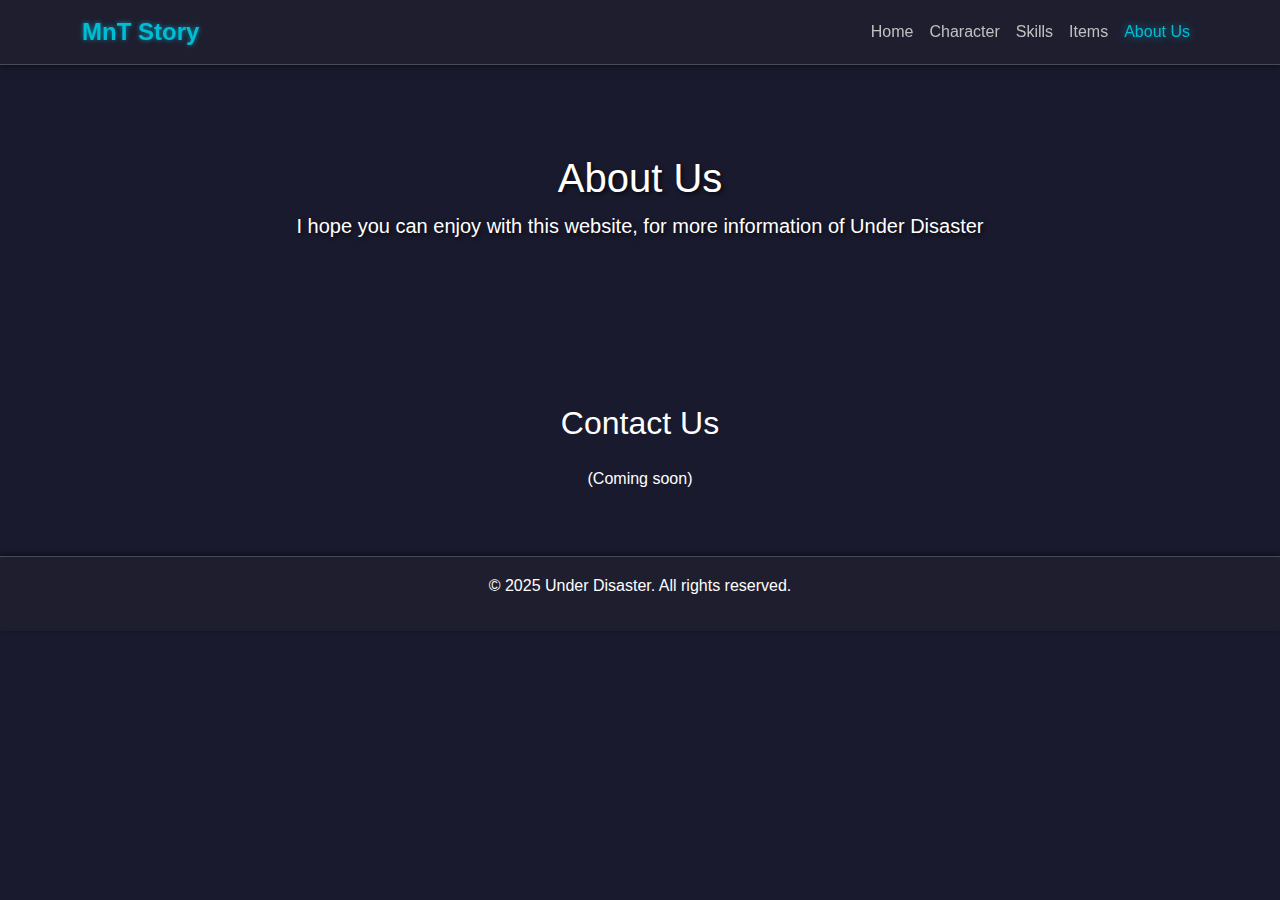
<file: underDisaster/about.html>
<!DOCTYPE html>
<html lang="id">
<head>
    <meta charset="UTF-8">
    <meta name="viewport" content="width=device-width, initial-scale=1.0">
    <title>RPG Modern - About Us</title>
    <link href="https://cdn.jsdelivr.net/npm/bootstrap@5.3.0/dist/css/bootstrap.min.css" rel="stylesheet">
    <link rel="stylesheet" href="css/style.css">
</head>
<body>
    <nav class="navbar navbar-expand-lg navbar-dark fixed-top">
        <div class="container">
            <a class="navbar-brand" href="indexUD.html">MnT Story</a>
            <button class="navbar-toggler" type="button" data-bs-toggle="collapse" data-bs-target="#navbarNav" aria-controls="navbarNav" aria-expanded="false" aria-label="Toggle navigation">
                <span class="navbar-toggler-icon"></span>
            </button>
            <div class="collapse navbar-collapse" id="navbarNav">
                <ul class="navbar-nav ms-auto">
                    <li class="nav-item">
                        <a class="nav-link" href="indexUD.html">Home</a>
                    </li>
                    <li class="nav-item">
                        <a class="nav-link" href="char.html">Character</a>
                    </li>
                    <li class="nav-item">
                        <a class="nav-link" href="skills.html">Skills</a>
                    </li>
                    <li class="nav-item">
                        <a class="nav-link" href="items.html">Items</a>
                    </li>
                    <li class="nav-item">
                        <a class="nav-link active" aria-current="page" href="about.html">About Us</a>
                    </li>
                </ul>
            </div>
        </div>
    </nav>

    <header class="page-header text-center text-white d-flex align-items-center justify-content-center">
        <div class="container">
            <h1>About Us</h1>
            <p class="lead">I hope you can enjoy with this website, for more information of Under Disaster</p>
        </div>
    </header>

    <main class="container my-5">
        <section class="mb-5">
            <h2 class="text-white text-center mb-4">Contact Us</h2>
            <div class="row">
                <div class="col-md-8 mx-auto">
                    <p class="text-white text-center">(Coming soon)</p>
                </div>
            </div>
        </section>
    </main>

    <footer class="footer text-white text-center py-3">
        <p>&copy; 2025 Under Disaster. All rights reserved.</p>
    </footer>

    <script src="https://cdn.jsdelivr.net/npm/bootstrap@5.3.0/dist/js/bootstrap.bundle.min.js"></script>
</body>
</html>
</file>
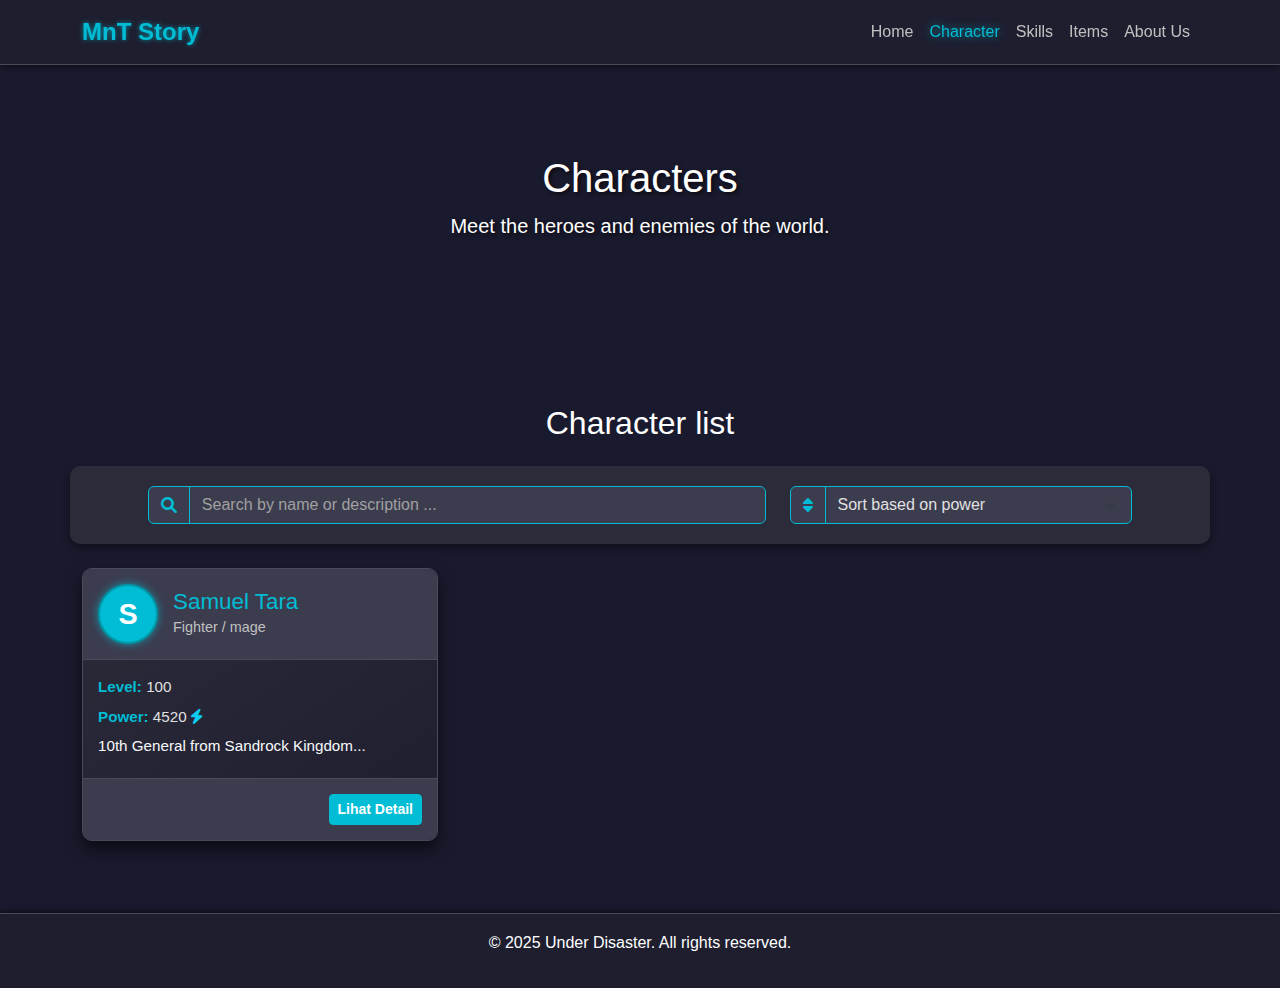
<file: underDisaster/char.html>
<!DOCTYPE html>
<html lang="id">
<head>
    <meta charset="UTF-8">
    <meta name="viewport" content="width=device-width, initial-scale=1.0">
    <title>RPG Modern - Character</title>
    <link href="https://cdn.jsdelivr.net/npm/bootstrap@5.3.0/dist/css/bootstrap.min.css" rel="stylesheet">
    <link rel="stylesheet" href="https://cdnjs.cloudflare.com/ajax/libs/font-awesome/6.0.0-beta3/css/all.min.css">
    <link rel="stylesheet" href="css/style.css">
    <link rel="stylesheet" href="css/char.css">
</head>
<body>
    <nav class="navbar navbar-expand-lg navbar-dark fixed-top">
        <div class="container">
            <a class="navbar-brand" href="indexUD.html">MnT Story</a>
            <button class="navbar-toggler" type="button" data-bs-toggle="collapse" data-bs-target="#navbarNav" aria-controls="navbarNav" aria-expanded="false" aria-label="Toggle navigation">
                <span class="navbar-toggler-icon"></span>
            </button>
            <div class="collapse navbar-collapse" id="navbarNav">
                <ul class="navbar-nav ms-auto">
                    <li class="nav-item">
                        <a class="nav-link" href="indexUD.html">Home</a>
                    </li>
                    <li class="nav-item">
                        <a class="nav-link active" aria-current="page" href="char.html">Character</a>
                    </li>
                    <li class="nav-item">
                        <a class="nav-link" href="skills.html">Skills</a>
                    </li>
                    <li class="nav-item">
                        <a class="nav-link" href="items.html">Items</a>
                    </li>
                    <li class="nav-item">
                        <a class="nav-link" href="about.html">About Us</a>
                    </li>
                </ul>
            </div>
        </div>
    </nav>

    <header class="page-header text-center text-white d-flex align-items-center justify-content-center">
        <div class="container">
            <h1>Characters</h1>
            <p class="lead">Meet the heroes and enemies of the world.</p>
        </div>
    </header>

    <main class="container my-5">
        <section class="mb-5">
            <h2 class="text-white text-center mb-4">Character list</h2>
            <div class="row mb-4 justify-content-center search-sort-container">
                <div class="col-md-7 mb-3 mb-md-0">
                    <div class="input-group">
                        <span class="input-group-text bg-dark border-secondary text-white"><i class="fas fa-search"></i></span>
                        <input type="text" class="form-control bg-dark text-white border-secondary" id="characterSearch" placeholder="Search by name or description ...">
                    </div>
                </div>
                <div class="col-md-4">
                    <div class="input-group">
                        <span class="input-group-text bg-dark border-secondary text-white"><i class="fas fa-sort"></i></span>
                        <select class="form-select bg-dark text-white border-secondary" id="characterSort">
                            <option value="default">Sort based on power</option>
                            <option value="asc">Power (lowest to highest) </option>
                            <option value = "desc"> power (highest to lowest)</option>
                        </select>
                    </div>
                </div>
            </div>

            <div class="row" id="characterList">
                </div>
        </section>
    </main>

    <footer class="footer text-white text-center py-3">
        <p>&copy; 2025 Under Disaster. All rights reserved.</p>
    </footer>

    <div class="modal fade" id="statsModal" tabindex="-1" aria-labelledby="statsModalLabel" aria-hidden="true">
        <div class="modal-dialog modal-dialog-centered modal-lg">
            <div class="modal-content bg-dark text-white">
                <div class="modal-header">
                    <h5 class="modal-title" id="statsModalLabel">Statistics Character: <span id="modalCharName"></span></h5>
                    <button type="button" class="btn-close btn-close-white" data-bs-dismiss="modal" aria-label="Close"></button>
                </div>
                <div class="modal-body">
                    <div class="character-stats-summary mb-4">
                        <p><strong>Name:</strong> <span id="modalCharDetailName"></span></p>
                        <p><strong>Race:</strong> <span id="modalCharDetailRace"></span></p>
                        <p><strong>Level:</strong> <span id="modalCharDetailLevel"></span></p>
                        <p><strong>Power:</strong> <span id="modalCharDetailPower"></span></p>
                        <p><strong>Description:</strong> <span id="modalCharDetailDescription"></span></p>
                    </div>

                    <ul class="nav nav-tabs mb-3" id="statsTabs" role="tablist">
                        <li class="nav-item" role="presentation">
                            <button class="nav-link active" id="stats-tab" data-bs-toggle="tab" data-bs-target="#stats-pane" type="button" role="tab" aria-controls="stats-pane" aria-selected="true"><i class="fas fa-chart-bar me-2"></i>Statistics</button>
                        </li>
                        <li class="nav-item" role="presentation">
                            <button class="nav-link" id="items-tab" data-bs-toggle="tab" data-bs-target="#items-pane" type="button" role="tab" aria-controls="items-pane" aria-selected="false"><i class="fas fa-hammer me-2"></i>Items</button>
                        </li>
                        <li class="nav-item" role="presentation">
                            <button class="nav-link" id="skills-tab" data-bs-toggle="tab" data-bs-target="#skills-pane" type="button" role="tab" aria-controls="skills-pane" aria-selected="false"><i class="fas fa-magic me-2"></i>Skills</button>
                        </li>
                    </ul>

                    <div class="tab-content" id="statsTabsContent">
                        <div class="tab-pane fade show active" id="stats-pane" role="tabpanel" aria-labelledby="stats-tab">
                            <div class="table-responsive">
                                <table class="table table-dark table-striped table-bordered text-white">
                                    <thead>
                                        <tr>
                                            <th>Statistics</th>
                                            <th>Base Statistics</th>
                                            <th>With-Item</th>
                                        </tr>
                                    </thead>
                                    <tbody id="modalCharStats">
                                        </tbody>
                                    <tfoot>
                                        <tr>
                                            <td colspan="3" class="text-end text-info small"><em>*Update By xx/xx/2025</em></td>
                                        </tr>
                                    </tfoot>
                                </table>
                            </div>
                        </div>
                        <div class="tab-pane fade" id="items-pane" role="tabpanel" aria-labelledby="items-tab">
                            <ul class="list-group list-group-flush" id="modalCharItems">
                                </ul>
                            <div id="itemTooltip" class="tooltip-custom"></div>
                        </div>
                        <div class="tab-pane fade" id="skills-pane" role="tabpanel" aria-labelledby="skills-tab">
                            <ul class="list-group list-group-flush" id="modalCharSkills">
                                </ul>
                            <div id="skillTooltip" class="tooltip-custom"></div>
                        </div>
                    </div>
                </div>
                <div class="modal-footer">
                    <button type="button" class="btn btn-secondary" data-bs-dismiss="modal">Tutup</button>
                </div>
            </div>
        </div>
    </div>

    <script src="https://cdn.jsdelivr.net/npm/bootstrap@5.3.0/dist/js/bootstrap.bundle.min.js"></script>
    <script src="js/data.js"></script> <script>
        const characterListDiv = document.getElementById('characterList');
        const characterSearchInput = document.getElementById('characterSearch');
        const characterSortSelect = document.getElementById('characterSort');
        const statsModal = new bootstrap.Modal(document.getElementById('statsModal'));

        // Elements for modal content
        const modalCharName = document.getElementById('modalCharName');
        const modalCharDetailName = document.getElementById('modalCharDetailName');
        const modalCharDetailRace = document.getElementById('modalCharDetailRace');
        const modalCharDetailLevel = document.getElementById('modalCharDetailLevel');
        const modalCharDetailPower = document.getElementById('modalCharDetailPower');
        const modalCharDetailDescription = document.getElementById('modalCharDetailDescription');
        const modalCharStatsTbody = document.getElementById('modalCharStats');
        const modalCharItemsUl = document.getElementById('modalCharItems');
        const modalCharSkillsUl = document.getElementById('modalCharSkills');
        const itemTooltip = document.getElementById('itemTooltip');
        const skillTooltip = document.getElementById('skillTooltip');

        let displayedCharacters = [...characters]; // Ini akan menjadi array yang difilter/diurutkan

        // Define stat icons (Font Awesome) - These remain as icons
        const statIcons = {
            hp: 'fas fa-heart',
            physicalDmg: 'fas fa-fist-raised',
            magicDmg: 'fas fa-hat-wizard',
            physicalDef: 'fas fa-shield-alt',
            magicDef: 'fas fa-shield-virus',
            agi: 'fas fa-running',
            mana: 'fas fa-droplet'
        };

        // Rarity classes for styling item names
        const rarityClasses = {
            'Common': 'rarity-common',
            'Rare': 'rarity-rare',
            'Epic': 'rarity-epic',
            'Legend': 'rarity-legend',
            'Mysthic': 'rarity-mystic',
            'Runes type 1': 'rarity-runes-type-1',
            'Runes type 2': 'rarity-runes-type-2',
            'Runes type 3': 'rarity-runes-type-3',
            'Runes type 4': 'rarity-runes-type-4'
        };

        function renderCharacters(charsToRender) {
            characterListDiv.innerHTML = '';
            if (charsToRender.length === 0) {
                characterListDiv.innerHTML = '<div class="col-12 text-center text-muted">Tidak ada karakter yang ditemukan.</div>';
                return;
            }
            charsToRender.forEach(char => {
                const cardCol = document.createElement('div');
                cardCol.className = 'col-md-6 col-lg-4 mb-4';

                const card = document.createElement('div');
                card.className = 'character-card';

                const avatarText = char.name.charAt(0).toUpperCase();

                card.innerHTML = `
                    <div class="character-card-header">
                        <div class="character-avatar-placeholder">
                            ${avatarText}
                        </div>
                        <div class="character-info">
                            <h5>${char.name}</h5>
                            <small>${char.role.join(' / ')}</small>
                        </div>
                    </div>
                    <div class="character-body">
                        <div class="character-stats-summary">
                            <p><strong>Level:</strong> ${char.level}</p>
                            <p><strong>Power:</strong> ${char.power} <i class="fas fa-bolt text-info"></i></p>
                            ${char.description ? `<p class="text-light small">${char.description.substring(0, 80)}...</p>` : ''}
                        </div>
                    </div>
                    <div class="character-footer">
                        <button class="btn btn-primary btn-sm view-stats" data-char-id="${char.id}">Lihat Detail</button>
                    </div>
                `;
                cardCol.appendChild(card);
                characterListDiv.appendChild(cardCol);
            });

            document.querySelectorAll('.view-stats').forEach(button => {
                button.addEventListener('click', (event) => {
                    const charId = event.target.dataset.charId;
                    const selectedChar = characters.find(c => c.id == charId);
                    if (selectedChar) {
                        // Populate Main Character Details in Modal
                        modalCharName.textContent = selectedChar.name;
                        modalCharDetailName.textContent = selectedChar.name;
                        modalCharDetailRace.textContent = selectedChar.race;
                        modalCharDetailLevel.textContent = selectedChar.level;
                        modalCharDetailPower.textContent = selectedChar.power;
                        modalCharDetailDescription.textContent = selectedChar.description;

                        // Populate Stats Tab
                        modalCharStatsTbody.innerHTML = '';
                        for (const statName in selectedChar.stats) {
                            if (selectedChar.stats.hasOwnProperty(statName)) {
                                const statData = selectedChar.stats[statName];
                                const iconClass = statIcons[statName] || 'fas fa-question-circle';
                                const displayName = statName.replace(/([A-Z])/g, ' $1').replace(/^./, str => str.toUpperCase());
                                modalCharStatsTbody.innerHTML += `
                                    <tr>
                                        <td><i class="${iconClass} stat-icon"></i> ${displayName}</td>
                                        <td>${statData.base}</td>
                                        <td>${statData.withItem}</td>
                                    </tr>
                                `;
                            }
                        }

                        // Populate Items Tab (NO ICONS)
                        modalCharItemsUl.innerHTML = '';
                        if (selectedChar.equippedItems && selectedChar.equippedItems.length > 0) {
                            selectedChar.equippedItems.forEach(itemId => {
                                const item = items.find(i => i.id === itemId);
                                if (item) {
                                    const rarityClass = rarityClasses[item.rarity] || '';
                                    const listItem = document.createElement('li');
                                    listItem.className = `list-group-item bg-dark text-white border-secondary item-list-group-item ${rarityClass}`;
                                    listItem.innerHTML = `${item.name} <small class="ms-2">(${item.rarity})</small>`;
                                    listItem.dataset.description = `<strong>Type:</strong> ${item.type}<br><strong>Kelangkaan:</strong> ${item.rarity}<br><strong>Efek:</strong> ${item.effect || 'Tidak ada'}<br><br>${item.description}`;
                                    modalCharItemsUl.appendChild(listItem);
                                }
                            });
                        } else {
                            modalCharItemsUl.innerHTML = '<li class="list-group-item bg-dark text-white border-secondary">Tidak ada item yang dilengkapi.</li>';
                        }

                        // Populate Skills Tab (NO ICONS)
                        modalCharSkillsUl.innerHTML = '';
                        if (selectedChar.learnedSkills && selectedChar.learnedSkills.length > 0) {
                            selectedChar.learnedSkills.forEach(skillId => {
                                const skill = skills.find(s => s.id === skillId);
                                if (skill) {
                                    const listItem = document.createElement('li');
                                    listItem.className = 'list-group-item bg-dark text-white border-secondary skill-list-group-item';
                                    listItem.innerHTML = `${skill.name}`;
                                    listItem.dataset.description = `<strong>Type:</strong> ${skill.type}<br><strong>Mana Cost:</strong> ${skill.manaCost}<br><strong>Effect:</strong> ${skill.effect}<br><strong>Cooldown:</strong> ${skill.cooldown}s<br><br>${skill.description}`;
                                    modalCharSkillsUl.appendChild(listItem);
                                }
                            });
                        } else {
                            modalCharSkillsUl.innerHTML = '<li class="list-group-item bg-dark text-white border-secondary">Tidak ada skill yang dipelajari.</li>';
                        }

                        addTooltipListeners(modalCharItemsUl, itemTooltip);
                        addTooltipListeners(modalCharSkillsUl, skillTooltip);

                        statsModal.show();
                    }
                });
            });
        }

        let currentTooltipElement = null;

        function addTooltipListeners(container, tooltipElement) {
            container.querySelectorAll('.item-list-group-item, .skill-list-group-item').forEach(element => {
                element.removeEventListener('mouseenter', handleMouseEnter);
                element.removeEventListener('mouseleave', handleMouseLeave);
                element.removeEventListener('mousemove', handleMouseMove);

                element.addEventListener('mouseenter', handleMouseEnter);
                element.addEventListener('mouseleave', handleMouseLeave);
                element.addEventListener('mousemove', handleMouseMove);
            });

            function handleMouseEnter(e) {
                currentTooltipElement = tooltipElement;
                currentTooltipElement.innerHTML = e.target.dataset.description;
                currentTooltipElement.classList.add('show');
                positionTooltip(e, currentTooltipElement);
            }

            function handleMouseLeave() {
                if (currentTooltipElement) {
                    currentTooltipElement.classList.remove('show');
                }
                currentTooltipElement = null;
            }

            function handleMouseMove(e) {
                if (currentTooltipElement && currentTooltipElement.classList.contains('show')) {
                    positionTooltip(e, currentTooltipElement);
                }
            }
        }

        function positionTooltip(e, tooltipElement) {
            const viewportWidth = window.innerWidth;
            const viewportHeight = window.innerHeight;

            const tooltipWidth = tooltipElement.offsetWidth;
            const tooltipHeight = tooltipElement.offsetHeight;

            let mouseX = e.clientX;
            let mouseY = e.clientY;

            let x = mouseX + 15;
            let y = mouseY + 15;

            if (x + tooltipWidth > viewportWidth - 20) {
                x = mouseX - tooltipWidth - 15;
            }

            if (y + tooltipHeight > viewportHeight - 20) {
                y = mouseY - tooltipHeight - 15;
            }

            if (x < 10) x = 10;
            if (y < 10) y = 10;

            tooltipElement.style.left = `${x}px`;
            tooltipElement.style.top = `${y}px`;
        }

        // --- Perbaikan pada fungsi filterCharacters dan sortCharacters ---

        function applyFiltersAndSort() {
            let filtered = characters.filter(char => {
                const searchTerm = characterSearchInput.value.toLowerCase();
                return char.name.toLowerCase().includes(searchTerm) ||
                       (char.description && char.description.toLowerCase().includes(searchTerm));
            });

            const sortOrder = characterSortSelect.value;
            if (sortOrder === 'asc') {
                filtered.sort((a, b) => a.power - b.power);
            } else if (sortOrder === 'desc') {
                filtered.sort((a, b) => b.power - a.power);
            }
            // Jika sortOrder adalah 'default', tidak perlu melakukan sort, biarkan urutan asli setelah filter

            displayedCharacters = filtered; // Update displayedCharacters
            renderCharacters(displayedCharacters);
        }

        characterSearchInput.addEventListener('keyup', applyFiltersAndSort);
        characterSortSelect.addEventListener('change', applyFiltersAndSort);

        document.addEventListener('DOMContentLoaded', () => {
            applyFiltersAndSort(); // Panggil saat halaman pertama kali dimuat
        });
    </script>
</body>
</html>
</file>
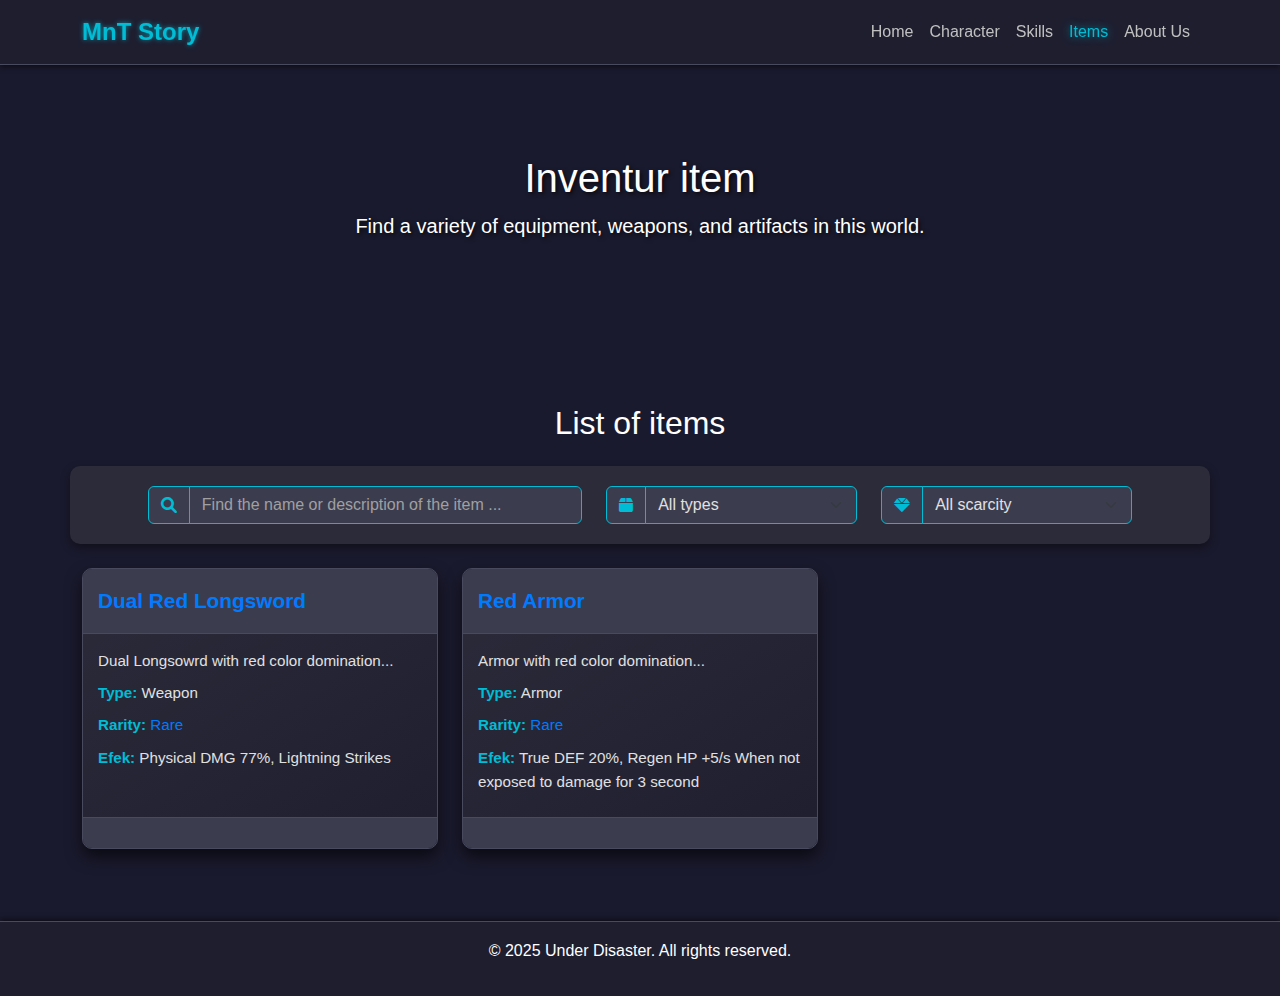
<file: underDisaster/items.html>
<!DOCTYPE html>
<html lang="id">
<head>
    <meta charset="UTF-8">
    <meta name="viewport" content="width=device-width, initial-scale=1.0">
    <title>RPG Modern - Items</title>
    <link href="https://cdn.jsdelivr.net/npm/bootstrap@5.3.0/dist/css/bootstrap.min.css" rel="stylesheet">
    <link rel="stylesheet" href="https://cdnjs.cloudflare.com/ajax/libs/font-awesome/6.0.0-beta3/css/all.min.css">
    <link rel="stylesheet" href="css/style.css">
    <link rel="stylesheet" href="css/items.css">
</head>
<body>
    <nav class="navbar navbar-expand-lg navbar-dark fixed-top">
        <div class="container">
            <a class="navbar-brand" href="indexUD.html">MnT Story</a>
            <button class="navbar-toggler" type="button" data-bs-toggle="collapse" data-bs-target="#navbarNav" aria-controls="navbarNav" aria-expanded="false" aria-label="Toggle navigation">
                <span class="navbar-toggler-icon"></span>
            </button>
            <div class="collapse navbar-collapse" id="navbarNav">
                <ul class="navbar-nav ms-auto">
                    <li class="nav-item">
                        <a class="nav-link" href="indexUD.html">Home</a>
                    </li>
                    <li class="nav-item">
                        <a class="nav-link" href="char.html">Character</a>
                    </li>
                    <li class="nav-item">
                        <a class="nav-link" href="skills.html">Skills</a>
                    </li>
                    <li class="nav-item">
                        <a class="nav-link active" aria-current="page" href="items.html">Items</a>
                    </li>
                    <li class="nav-item">
                        <a class="nav-link" href="about.html">About Us</a>
                    </li>
                </ul>
            </div>
        </div>
    </nav>

    <header class="page-header text-center text-white d-flex align-items-center justify-content-center">
        <div class="container">
            <h1>Inventur item</h1>
            <p class="lead">Find a variety of equipment, weapons, and artifacts in this world.</p>
        </div>
    </header>

    <main class="container my-5">
        <section class="mb-5">
            <h2 class="text-white text-center mb-4">List of items</h2>
            <div class="row mb-4 justify-content-center search-filter-container">
                <div class="col-md-5 mb-3 mb-md-0">
                    <div class="input-group">
                        <span class="input-group-text bg-dark border-secondary text-white"><i class="fas fa-search"></i></span>
                        <input type="text" class="form-control bg-dark text-white border-secondary" id="itemSearch" placeholder="Find the name or description of the item ...">
                    </div>
                </div>
                <div class="col-md-3 mb-3 mb-md-0">
                    <div class="input-group">
                        <span class="input-group-text bg-dark border-secondary text-white"><i class="fas fa-box"></i></span>
                        <select class="form-select bg-dark text-white border-secondary" id="itemTypeFilter">
                            <option value="all">All types</option>
                            <option value="Weapon">Weapon</option>
                            <option value="Shield">Shield</option>
                            <option value="Armor">Armor</option>
                            <option value="Accessory">Accessory</option>
                            <option value="Consumable">Consumable</option>
                            </select>
                    </div>
                </div>
                <div class="col-md-3">
                    <div class="input-group">
                        <span class="input-group-text bg-dark border-secondary text-white"><i class="fas fa-gem"></i></span>
                        <select class="form-select bg-dark border-secondary" id="itemRarityFilter">
                            <option value="all" class="text-white">All scarcity</option>
                            <option value="Common" class="option-common">Common</option>
                            <option value="Rare" class="option-rare">Rare</option>
                            <option value="Epic" class="option-epic">Epic</option>
                            <option value="Legend" class="option-legend">Legend</option>
                            <option value="Mysthic" class="option-mystic">Mysthic</option>
                            <option value="Runes type 1" class="option-runes-type-1">Runes type 1</option>
                            <option value="Runes type 2" class="option-runes-type-2">Runes type 2</option>
                            <option value="Runes type 3" class="option-runes-type-3">Runes type 3</option>
                            <option value="Runes type 4" class="option-runes-type-4">Runes type 4</option>
                        </select>
                    </div>
                </div>
            </div>

            <div class="row" id="itemList">
                </div>
            <div id="itemTooltip" class="tooltip-custom"></div>
        </section>
    </main>

    <footer class="footer text-white text-center py-3">
        <p>&copy; 2025 Under Disaster. All rights reserved.</p>
    </footer>

    <script src="https://cdn.jsdelivr.net/npm/bootstrap@5.3.0/dist/js/bootstrap.bundle.min.js"></script>
    <script src="js/data.js"></script>
    <script>
        const itemListDiv = document.getElementById('itemList');
        const itemSearchInput = document.getElementById('itemSearch');
        const itemTypeFilterSelect = document.getElementById('itemTypeFilter');
        const itemRarityFilterSelect = document.getElementById('itemRarityFilter');
        const itemTooltip = document.getElementById('itemTooltip');

        // Definisi kelas CSS untuk warna kelangkaan (harus sesuai dengan CSS Anda)
        const rarityClasses = {
            'Common': 'rarity-common',
            'Rare': 'rarity-rare',
            'Epic': 'rarity-epic',
            'Legend': 'rarity-legend',
            'Mysthic': 'rarity-mystic',
            'Runes type 1': 'rarity-runes-type-1',
            'Runes type 2': 'rarity-runes-type-2',
            'Runes type 3': 'rarity-runes-type-3',
            'Runes type 4': 'rarity-runes-type-4'
        };

        function renderItems(itemsToRender) {
            itemListDiv.innerHTML = ''; // Kosongkan daftar item sebelumnya
            if (itemsToRender.length === 0) {
                itemListDiv.innerHTML = '<div class="col-12 text-center text-muted">Tidak ada item yang ditemukan.</div>';
                return;
            }

            itemsToRender.forEach(item => {
                const cardCol = document.createElement('div');
                cardCol.className = 'col-md-6 col-lg-4 mb-4';

                const card = document.createElement('div');
                card.className = 'item-card';

                const rarityClass = rarityClasses[item.rarity] || ''; // Dapatkan kelas warna kelangkaan
                const effectDisplay = item.effect ? `<p><strong>Efek:</strong> ${item.effect}</p>` : '';

                card.innerHTML = `
                    <div class="item-card-header">
                        <span class="item-name ${rarityClass}">${item.name}</span>
                    </div>
                    <div class="item-card-body">
                        <p>${item.description.substring(0, 100)}...</p>
                        <p><strong>Type:</strong> ${item.type}</p>
                        <p><strong>Rarity:</strong> <span class="${rarityClass}">${item.rarity}</span></p>
                        ${effectDisplay}
                    </div>
                    <div class="item-card-footer">
                        <a href="#" class="text-info view-item-detail" data-item-id="${item.id}"></a>
                    </div>
                `;
                cardCol.appendChild(card);
                itemListDiv.appendChild(cardCol);
            });

            // Tambahkan event listener untuk "Lihat Lebih Lanjut" dan tooltips
            document.querySelectorAll('.view-item-detail').forEach(link => {
                link.addEventListener('click', (event) => {
                    event.preventDefault(); // Mencegah link dari navigasi
                    const itemId = event.target.dataset.itemId;
                    const selectedItem = items.find(i => i.id == itemId);
                    if (selectedItem) {
                        const fullDescription = `
                            <strong>Name:</strong> ${selectedItem.name}<br>
                            <strong>Type:</strong> ${selectedItem.type}<br>
                            <strong>Rarity:</strong> <span class="${rarityClasses[selectedItem.rarity] || ''}">${selectedItem.rarity}</span><br>
                            ${selectedItem.effect ? `<strong>Efek:</strong> ${selectedItem.effect}<br>` : ''}
                            <br>
                            ${selectedItem.description}
                        `;
                        showTooltip(event, fullDescription);
                    }
                });
            });

            // Event listener untuk tooltip saat hover pada kartu item
            document.querySelectorAll('.item-card').forEach(card => {
                const itemId = card.querySelector('.view-item-detail').dataset.itemId;
                const selectedItem = items.find(i => i.id == itemId);
                if (selectedItem) {
                    const fullDescription = `
                        <strong>Name:</strong> ${selectedItem.name}<br>
                        <strong>Type:</strong> ${selectedItem.type}<br>
                        <strong>Rarity:</strong> <span class="${rarityClasses[selectedItem.rarity] || ''}">${selectedItem.rarity}</span><br>
                        ${selectedItem.effect ? `<strong>Efek:</strong> ${selectedItem.effect}<br>` : ''}
                        <br>
                        ${selectedItem.description}
                    `;
                    card.addEventListener('mouseenter', (e) => showTooltip(e, fullDescription));
                    card.addEventListener('mouseleave', hideTooltip);
                    card.addEventListener('mousemove', positionTooltip);
                }
            });
        }

        let currentTooltipElement = itemTooltip;

        function showTooltip(e, description) {
            currentTooltipElement.innerHTML = description;
            currentTooltipElement.classList.add('show');
            positionTooltip(e);
        }

        function hideTooltip() {
            currentTooltipElement.classList.remove('show');
        }

        function positionTooltip(e) {
            const viewportWidth = window.innerWidth;
            const viewportHeight = window.innerHeight;

            const tooltipWidth = currentTooltipElement.offsetWidth;
            const tooltipHeight = currentTooltipElement.offsetHeight;

            let mouseX = e.clientX;
            let mouseY = e.clientY;

            let x = mouseX + 15;
            let y = mouseY + 15;

            if (x + tooltipWidth > viewportWidth - 20) {
                x = mouseX - tooltipWidth - 15;
            }

            if (y + tooltipHeight > viewportHeight - 20) {
                y = mouseY - tooltipHeight - 15;
            }

            if (x < 10) x = 10;
            if (y < 10) y = 10;

            currentTooltipElement.style.left = `${x}px`;
            currentTooltipElement.style.top = `${y}px`;
        }

        // Fungsi untuk menerapkan filter dan pencarian
        function applyFiltersAndSearch() {
            const searchTerm = itemSearchInput.value.toLowerCase();
            const selectedType = itemTypeFilterSelect.value;
            const selectedRarity = itemRarityFilterSelect.value;

            let filteredItems = items.filter(item => {
                const matchesSearch = item.name.toLowerCase().includes(searchTerm) ||
                                      (item.description && item.description.toLowerCase().includes(searchTerm));
                const matchesType = selectedType === 'all' || item.type === selectedType;
                const matchesRarity = selectedRarity === 'all' || item.rarity === selectedRarity;

                return matchesSearch && matchesType && matchesRarity;
            });

            renderItems(filteredItems);
        }

        // Event Listeners
        itemSearchInput.addEventListener('keyup', applyFiltersAndSearch);
        itemTypeFilterSelect.addEventListener('change', applyFiltersAndSearch);
        itemRarityFilterSelect.addEventListener('change', applyFiltersAndSearch);

        // Render items saat halaman dimuat pertama kali
        document.addEventListener('DOMContentLoaded', () => {
            applyFiltersAndSearch();
        });
    </script>
</body>
</html>
</file>
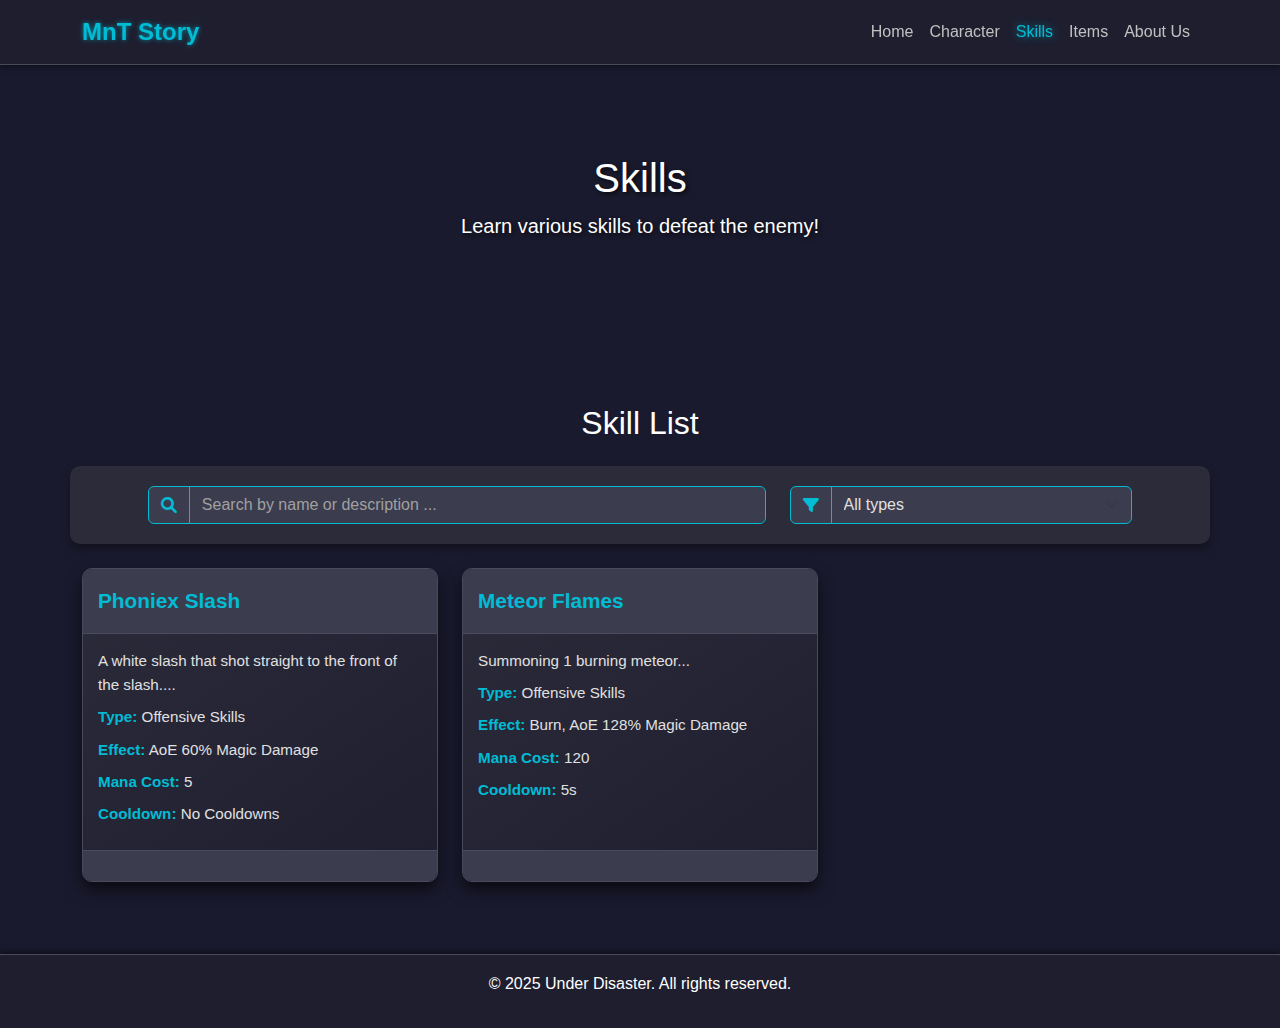
<file: underDisaster/skills.html>
<!DOCTYPE html>
<html lang="id">
<head>
    <meta charset="UTF-8">
    <meta name="viewport" content="width=device-width, initial-scale=1.0">
    <title>RPG Modern - Skills</title>
    <link href="https://cdn.jsdelivr.net/npm/bootstrap@5.3.0/dist/css/bootstrap.min.css" rel="stylesheet">
    <link rel="stylesheet" href="https://cdnjs.cloudflare.com/ajax/libs/font-awesome/6.0.0-beta3/css/all.min.css">
    <link rel="stylesheet" href="css/style.css">
    <link rel="stylesheet" href="css/skills.css">
</head>
<body>
    <nav class="navbar navbar-expand-lg navbar-dark fixed-top">
        <div class="container">
            <a class="navbar-brand" href="indexUD.html">MnT Story</a>
            <button class="navbar-toggler" type="button" data-bs-toggle="collapse" data-bs-target="#navbarNav" aria-controls="navbarNav" aria-expanded="false" aria-label="Toggle navigation">
                <span class="navbar-toggler-icon"></span>
            </button>
            <div class="collapse navbar-collapse" id="navbarNav">
                <ul class="navbar-nav ms-auto">
                    <li class="nav-item">
                        <a class="nav-link" href="indexUD.html">Home</a>
                    </li>
                    <li class="nav-item">
                        <a class="nav-link" href="char.html">Character</a>
                    </li>
                    <li class="nav-item">
                        <a class="nav-link active" aria-current="page" href="skills.html">Skills</a>
                    </li>
                    <li class="nav-item">
                        <a class="nav-link" href="items.html">Items</a>
                    </li>
                    <li class="nav-item">
                        <a class="nav-link" href="about.html">About Us</a>
                    </li>
                </ul>
            </div>
        </div>
    </nav>

    <header class="page-header text-center text-white d-flex align-items-center justify-content-center">
        <div class="container">
            <h1>Skills</h1>
            <p class="lead">Learn various skills to defeat the enemy!</p>
        </div>
    </header>

    <main class="container my-5">
        <section class="mb-5">
            <h2 class="text-white text-center mb-4">Skill List</h2>
            <div class="row mb-4 justify-content-center search-filter-container">
                <div class="col-md-7 mb-3 mb-md-0">
                    <div class="input-group">
                        <span class="input-group-text bg-dark border-secondary text-white"><i class="fas fa-search"></i></span>
                        <input type="text" class="form-control bg-dark text-white border-secondary" id="skillSearch" placeholder="Search by name or description ...">
                    </div>
                </div>
                <div class="col-md-4">
                    <div class="input-group">
                        <span class="input-group-text bg-dark border-secondary text-white"><i class="fas fa-filter"></i></span>
                        <select class="form-select bg-dark text-white border-secondary" id="skillTypeFilter">
                            <option value="all">All types</option>
                            <option value="Offensive Skills">Offensive Skills (attacks)</option>
                            <option value="Defensive Skills">Defensive Skills (Defense)</option>
                            <option value="Support / Buff Skills">Support / Buff Skills</option>
                            <option value="Healing / Recovery Skills">Healing / Recovery Skills</option>
                            <option value="Debuff / Status Effect Skills">Debuff / Status Effect Skills</option>
                            <option value="Utility / Tactical Skills">Utility / Tactical Skills</option>
                            <option value="Passive Skills">Passive Skills</option>
                            <option value="Transformation / Awakening Skills">Transformation / Awakening Skills</option>
                            </select>
                    </div>
                </div>
            </div>

            <div class="row" id="skillList">
                </div>
            <div id="skillTooltip" class="tooltip-custom"></div>
        </section>
    </main>

    <footer class="footer text-white text-center py-3">
        <p>&copy; 2025 Under Disaster. All rights reserved.</p>
    </footer>

    <script src="https://cdn.jsdelivr.net/npm/bootstrap@5.3.0/dist/js/bootstrap.bundle.min.js"></script>
    <script src="js/data.js"></script>
    <script>
        const skillListDiv = document.getElementById('skillList');
        const skillSearchInput = document.getElementById('skillSearch');
        const skillTypeFilterSelect = document.getElementById('skillTypeFilter');
        const skillTooltip = document.getElementById('skillTooltip');

        // Hapus atau kosongkan skillTypeIcons jika tidak ingin ikon
        // const skillTypeIcons = {}; // Biarkan kosong atau hapus variabel ini

        function renderSkills(skillsToRender) {
            skillListDiv.innerHTML = '';
            if (skillsToRender.length === 0) {
                skillListDiv.innerHTML = '<div class="col-12 text-center text-muted">Tidak ada skill yang ditemukan.</div>';
                return;
            }

            skillsToRender.forEach(skill => {
                const cardCol = document.createElement('div');
                cardCol.className = 'col-md-6 col-lg-4 mb-4';

                const card = document.createElement('div');
                card.className = 'skill-card';

                // Hapus penggunaan iconClass dan .icon-placeholder dari HTML
                const EffectSkillDisplay = skill.effect !== undefined ? `<p><strong>Effect:</strong> ${skill.effect}</p>` : '';
                const manaCostDisplay = skill.manaCost !== undefined ? `<p><strong>Mana Cost:</strong> ${skill.manaCost}</p>` : '';
                const cooldownDisplay = skill.cooldown !== undefined ? `<p><strong>Cooldown:</strong> ${skill.cooldown}s</p>` : '';

                card.innerHTML = `
                    <div class="skill-card-header">
                        ${skill.name}
                    </div>
                    <div class="skill-card-body">
                        <p>${skill.description.substring(0, 100)}...</p>
                        <p><strong>Type:</strong> ${skill.type}</p>
                        ${EffectSkillDisplay}
                        ${manaCostDisplay}
                        ${cooldownDisplay}
                    </div>
                    <div class="skill-card-footer">
                        <a href="#" class="text-info view-skill-detail" data-skill-id="${skill.id}"></a>
                    </div>
                `;
                cardCol.appendChild(card);
                skillListDiv.appendChild(cardCol);
            });

            // Tambahkan event listener untuk "Lihat Lebih Lanjut" dan tooltips
            document.querySelectorAll('.view-skill-detail').forEach(link => {
                link.addEventListener('click', (event) => {
                    event.preventDefault();
                    const skillId = event.target.dataset.skillId;
                    const selectedSkill = skills.find(s => s.id == skillId);
                    if (selectedSkill) {
                        const fullDescription = `
                            <strong>Name:</strong> ${selectedSkill.name}<br>
                            <strong>Type:</strong> ${selectedSkill.type}<br>
                            ${selectedSkill.effect !== undefined ? `<strong>Effect:</strong> ${selectedSkill.effect}<br>` : ''}
                            ${selectedSkill.manaCost !== undefined ? `<strong>Mana Cost:</strong> ${selectedSkill.manaCost}<br>` : ''}
                            ${selectedSkill.cooldown !== undefined ? `<strong>Cooldown:</strong> ${selectedSkill.cooldown}s<br>` : ''}
                            <br>
                            ${selectedSkill.description}
                        `;
                        showTooltip(event, fullDescription);
                    }
                });
            });

            // Event listener untuk tooltip saat hover pada kartu skill
            document.querySelectorAll('.skill-card').forEach(card => {
                const skillName = card.querySelector('.skill-card-header').textContent.trim();
                const selectedSkill = skills.find(s => s.name === skillName); // Cari skill berdasarkan Name di header
                if (selectedSkill) {
                    const fullDescription = `
                        <strong>Name:</strong> ${selectedSkill.name}<br>
                        <strong>Type:</strong> ${selectedSkill.type}<br>
                        ${selectedSkill.effect !== undefined ? `<strong>Effect:</strong> ${selectedSkill.effect}<br>` : ''}
                        ${selectedSkill.manaCost !== undefined ? `<strong>Mana Cost:</strong> ${selectedSkill.manaCost}<br>` : ''}
                        ${selectedSkill.cooldown !== undefined ? `<strong>Cooldown:</strong> ${selectedSkill.cooldown}s<br>` : ''}
                        <br>
                        ${selectedSkill.description}
                    `;
                    card.addEventListener('mouseenter', (e) => showTooltip(e, fullDescription));
                    card.addEventListener('mouseleave', hideTooltip);
                    card.addEventListener('mousemove', positionTooltip);
                }
            });
        }

        let currentTooltipElement = skillTooltip;

        function showTooltip(e, description) {
            currentTooltipElement.innerHTML = description;
            currentTooltipElement.classList.add('show');
            positionTooltip(e);
        }

        function hideTooltip() {
            currentTooltipElement.classList.remove('show');
        }

        function positionTooltip(e) {
            const viewportWidth = window.innerWidth;
            const viewportHeight = window.innerHeight;

            const tooltipWidth = currentTooltipElement.offsetWidth;
            const tooltipHeight = currentTooltipElement.offsetHeight;

            let mouseX = e.clientX;
            let mouseY = e.clientY;

            let x = mouseX + 15;
            let y = mouseY + 15;

            if (x + tooltipWidth > viewportWidth - 20) {
                x = mouseX - tooltipWidth - 15;
            }

            if (y + tooltipHeight > viewportHeight - 20) {
                y = mouseY - tooltipHeight - 15;
            }

            if (x < 10) x = 10;
            if (y < 10) y = 10;

            currentTooltipElement.style.left = `${x}px`;
            currentTooltipElement.style.top = `${y}px`;
        }

        function applyFiltersAndSearch() {
            const searchTerm = skillSearchInput.value.toLowerCase();
            const selectedType = skillTypeFilterSelect.value;

            let filteredSkills = skills.filter(skill => {
                const matchesSearch = skill.name.toLowerCase().includes(searchTerm) ||
                                      (skill.description && skill.description.toLowerCase().includes(searchTerm));
                const matchesType = selectedType === 'all' || skill.type === selectedType;
                return matchesSearch && matchesType;
            });

            renderSkills(filteredSkills);
        }

        skillSearchInput.addEventListener('keyup', applyFiltersAndSearch);
        skillTypeFilterSelect.addEventListener('change', applyFiltersAndSearch);

        document.addEventListener('DOMContentLoaded', () => {
            applyFiltersAndSearch();
        });
    </script>
</body>
</html>
</file>
<file: underDisaster/css/style.css>
/* General Body and Layout Styles (Existing) */
body {
    font-family: 'Segoe UI', Tahoma, Geneva, Verdana, sans-serif;
    background-color: #1a1a2e; /* Darker background */
    color: #e0e0e0; /* Light text color */
    line-height: 1.6;
    margin-top: 56px; /* Adjust for fixed navbar */
}

.navbar {
    background-color: #1e1e2f; /* Slightly lighter than body */
    border-bottom: 1px solid #4a4a5e;
    box-shadow: 0 2px 5px rgba(0, 0, 0, 0.5);
}

.navbar-brand {
    font-family: 'Orbitron', sans-serif; /* Example for a more sci-fi/tech feel */
    color: #00bcd4 !important; /* Cyan accent */
    font-weight: bold;
    font-size: 1.5rem;
    text-shadow: 0 0 5px rgba(0, 188, 212, 0.7);
}

.navbar-nav .nav-link {
    color: #c0c0c0 !important;
    transition: color 0.3s ease;
}

.navbar-nav .nav-link:hover,
.navbar-nav .nav-link.active {
    color: #00bcd4 !important;
    text-shadow: 0 0 8px rgba(0, 188, 212, 0.7);
}

.page-header { /* This general page-header might be less relevant now for home, but keep for other pages */
    min-height: 300px;
    padding: 60px 0;
    position: relative;
    overflow: hidden;
    color: white;
    text-shadow: 2px 2px 4px rgba(0, 0, 0, 0.7);
    background-color: #1a1a2e; /* Primary if no image desired */
}

/* Footer */
.footer {
    background-color: #1e1e2f;
    border-top: 1px solid #4a4a5e;
    box-shadow: 0 -2px 5px rgba(0, 0, 0, 0.5);
    color: #c0c0c0;
}

/* General Card styles (Existing) */
.card-title {
    color: #00bcd4;
    font-weight: bold;
}

.card-text {
    color: #c0c0c0;
}

/* Buttons */
.btn-primary {
    background-color: #00bcd4;
    border-color: #00bcd4;
    font-weight: bold;
    transition: background-color 0.3s ease-in-out, border-color 0.3s ease-in-out, box-shadow 0.3s ease-in-out;
}

.btn-primary:hover {
    background-color: #0097a7;
    border-color: #0097a7;
    box-shadow: 0 0 15px rgba(0, 188, 212, 0.7);
}

.btn-secondary {
    background-color: #4a4a5e;
    border-color: #4a4a5e;
    color: #e0e0e0;
    transition: background-color 0.3s, border-color 0.3s;
}

.btn-secondary:hover {
    background-color: #5d5d72;
    border-color: #5d5d72;
}

/* Modal Tabs Customization */
.nav-tabs {
    border-bottom: 1px solid #4a4a5e;
}

.nav-tabs .nav-link {
    color: #c0c0c0;
    background-color: #2b2b3a;
    border: 1px solid #4a4a5e;
    border-bottom-color: transparent;
    margin-right: 2px;
    border-radius: 0.25rem 0.25rem 0 0;
    transition: all 0.3s ease;
}

.nav-tabs .nav-link:hover {
    color: #00bcd4;
    border-color: #00bcd4 #00bcd4 transparent #00bcd4;
    background-color: #3b3b4f;
}

.nav-tabs .nav-link.active {
    color: #00bcd4;
    background-color: #1e1e2f;
    border-color: #00bcd4 #00bcd4 #1e1e2f #00bcd4;
    font-weight: bold;
}

.tab-content {
    border: 1px solid #4a4a5e;
    border-top: none;
    background-color: #1e1e2f;
    padding: 15px;
    border-radius: 0 0 0.25rem 0.25rem;
}

/* List group items within modal for items and skills */
.list-group-item {
    background-color: #2b2b3a !important;
    border-color: #4a4a5e !important;
    color: #e0e0e0;
}

.list-group-item:hover {
    background-color: #3c3c4f !important;
    color: #00bcd4;
}

/* Tooltip Custom styles */
.tooltip-custom {
    position: fixed;
    background-color: #3b3b4f;
    color: #e0e0e0;
    border: 1px solid #00bcd4;
    padding: 10px;
    border-radius: 5px;
    font-size: 0.85em;
    max-width: 280px;
    z-index: 1070;
    pointer-events: none;
    opacity: 0;
    transition: opacity 0.2s ease-in-out;
    transform: translateY(10px);
    box-shadow: 0 0 10px rgba(0, 188, 212, 0.5);
}
.tooltip-custom.show {
    opacity: 1;
}

/* Character Card */
.character-card {
    background: linear-gradient(145deg, #2b2b3a, #1e1e2f);
    border: 1px solid #4a4a5e;
    border-radius: 10px;
    overflow: hidden;
    box-shadow: 0 8px 16px rgba(0, 0, 0, 0.6);
    transition: transform 0.3s ease-in-out, box-shadow 0.3s ease-in-out;
    display: flex;
    flex-direction: column;
    height: 100%;
}

.character-card:hover {
    transform: translateY(-8px);
    box-shadow: 0 12px 24px rgba(0, 0, 0, 0.8);
    border-color: #00bcd4;
}

.character-card-header {
    background-color: #3c3c4f;
    padding: 15px;
    display: flex;
    align-items: center;
    border-bottom: 1px solid #4a4a5e;
}

/* Avatar berbasis teks/ikon */
.character-avatar-placeholder {
    width: 60px;
    height: 60px;
    border-radius: 50%;
    background-color: #00bcd4;
    color: white;
    display: flex;
    align-items: center;
    justify-content: center;
    font-size: 1.8em;
    font-weight: bold;
    margin-right: 15px;
    border: 2px solid #0097a7;
    box-shadow: 0 0 8px rgba(0, 188, 212, 0.7);
}

.character-info h5 {
    margin-bottom: 0;
    color: #00bcd4;
    font-size: 1.4rem;
}

.character-info small {
    color: #c0c0c0;
    display: block;
    font-size: 0.9rem;
}

.character-body {
    padding: 15px;
    flex-grow: 1;
}

.character-stats-summary p {
    margin-bottom: 5px;
    color: #e0e0e0;
    font-size: 0.95rem;
}
.character-stats-summary strong {
    color: #00bcd4;
}

.character-footer {
    padding: 15px;
    border-top: 1px solid #4a4a5e;
    background-color: #3c3c4f;
    text-align: right;
}

/* Search and Sort/Filter Section */
.search-sort-container, .search-filter-container {
    background-color: #2b2b3a;
    border-radius: 10px;
    padding: 20px;
    margin-bottom: 30px;
    box-shadow: 0 4px 10px rgba(0, 0, 0, 0.4);
}

.form-control.bg-dark, .form-select.bg-dark {
    background-color: #3c3c4f !important;
    color: #e0e0e0 !important;
    border-color: #00bcd4 !important;
}

.form-control.bg-dark::placeholder {
    color: #a0a0a0;
}

.input-group-text.bg-dark {
    background-color: #3c3c4f !important;
    border-color: #00bcd4 !important;
    color: #00bcd4 !important;
}

/* Modal Enhancements */
.modal-content {
    background-color: #1e1e2f; /* Warna latar belakang modal */
    border: 1px solid #00bcd4; /* Border modal */
    border-radius: 15px;
    box-shadow: 0 0 30px rgba(0, 188, 212, 0.7); /* Efek bayangan glow */
    color: #e0e0e0; /* Warna teks umum dalam modal */
}
.modal-header {
    background: linear-gradient(90deg, #00bcd4, #0097a7); /* Gradient untuk header */
    color: white;
    border-bottom: none;
    padding: 20px;
    border-top-left-radius: 15px;
    border-top-right-radius: 15px;
}

.modal-title {
    color: white !important;
    text-shadow: 1px 1px 3px rgba(0, 0, 0, 0.5);
    font-weight: bold;
}

.btn-close-white {
    filter: none !important;
    color: white;
    opacity: 0.8;
    transition: opacity 0.2s;
}
.btn-close-white:hover {
    opacity: 1;
}

.modal-body {
    padding: 25px;
}

.modal-body strong {
    color: #00bcd4; /* Warna untuk label strong (mis. Genre:, Status:) */
}

.modal-body img {
    max-width: 100%;
    height: auto;
    border-radius: 8px;
    margin-bottom: 20px;
    box-shadow: 0 5px 15px rgba(0, 0, 0, 0.5); /* Bayangan untuk gambar */
}

.table-dark thead th {
    color: #00bcd4;
    border-color: #4a4a5e;
}
.table-dark tbody tr td {
    border-color: #4a4a5e;
}

.modal-footer {
    background-color: #2b2b3a; /* Warna latar belakang footer */
    border-top: 1px solid #4a4a5e; /* Border atas footer */
    padding: 15px 25px;
    border-bottom-left-radius: 15px;
    border-bottom-right-radius: 15px;
}

/* Icons for stats (Font Awesome) */
.stat-icon {
    margin-right: 8px;
    vertical-align: middle;
    color: #00bcd4;
    font-size: 1.1em;
    text-shadow: 0 0 5px rgba(0, 188, 212, 0.7);
}

/* Rarity Colors for Items - Define as CSS variables for easier use */
.rarity-common { --item-rarity-color: #cccccc; color: var(--item-rarity-color); }
.rarity-rare { --item-rarity-color: #007bff; color: var(--item-rarity-color); }
.rarity-epic { --item-rarity-color: #8a2be2; color: var(--item-rarity-color); }
.rarity-legend { --item-rarity-color: #ff8c00; color: var(--item-rarity-color); }
.rarity-mystic { --item-rarity-color: #dc143c; color: var(--item-rarity-color); }
.rarity-runes-type-1 { --item-rarity-color: #7fffd4; color: var(--item-rarity-color); }
.rarity-runes-type-2 { --item-rarity-color: #adff2f; color: var(--item-rarity-color); }
.rarity-runes-type-3 { --item-rarity-color: #ffd700; color: var(--item-rarity-color); }
.rarity-runes-type-4 { --item-rarity-color: #da70d6; color: var(--item-rarity-color); }

/* Apply variable to item name in header */
.item-card-header .item-name {
    color: var(--item-rarity-color, #e0e0e0); /* Fallback color */
}

/* Style for dropdown options, ensuring their text color is correct */
.form-select option.option-common { color: #cccccc; }
.form-select option.option-rare { color: #007bff; }
.form-select option.option-epic { color: #8a2be2; }
.form-select option.option-legend { color: #ff8c00; }
.form-select option.option-mystic { color: #dc143c; }
.form-select option.option-runes-type-1 { color: #7fffd4; }
.form-select option.option-runes-type-2 { color: #adff2f; }
.form-select option.option-runes-type-3 { color: #ffd700; }
.form-select option.option-runes-type-4 { color: #da70d6; }

/* Item Card Specific Styles */
.item-card {
    background: linear-gradient(145deg, #2b2b3a, #1e1e2f);
    border: 1px solid #4a4a5e;
    border-radius: 10px;
    overflow: hidden;
    box-shadow: 0 8px 16px rgba(0, 0, 0, 0.6);
    transition: transform 0.3s ease-in-out, box-shadow 0.3s ease-in-out;
    height: 100%;
    display: flex;
    flex-direction: column;
    justify-content: space-between;
}

.item-card:hover {
    transform: translateY(-8px);
    box-shadow: 0 12px 24px rgba(0, 0, 0, 0.8);
    border-color: #00bcd4;
}

.item-card-header {
    background-color: #3c3c4f;
    padding: 15px;
    border-bottom: 1px solid #4a4a5e;
    font-size: 1.3rem;
    font-weight: bold;
    display: flex;
    align-items: center;
}

.item-card-body {
    padding: 15px;
    flex-grow: 1;
}

.item-card-body p {
    margin-bottom: 8px;
    color: #e0e0e0;
    font-size: 0.95rem;
}

.item-card-body strong {
    color: #00bcd4;
}

.item-card-footer {
    padding: 15px;
    border-top: 1px solid #4a4a5e;
    background-color: #3c3c4f;
    text-align: right;
    font-size: 0.85em;
    color: #c0c0c0;
}

/* Skill Card Specific Styles (from previous update) */
.skill-card {
    background: linear-gradient(145deg, #2b2b3a, #1e1e2f);
    border: 1px solid #4a4a5e;
    border-radius: 10px;
    overflow: hidden;
    box-shadow: 0 8px 16px rgba(0, 0, 0, 0.6);
    transition: transform 0.3s ease-in-out, box-shadow 0.3s ease-in-out;
    height: 100%;
    display: flex;
    flex-direction: column;
    justify-content: space-between;
}

.skill-card:hover {
    transform: translateY(-8px);
    box-shadow: 0 12px 24px rgba(0, 0, 0, 0.8);
    border-color: #00bcd4;
}

.skill-card-header {
    background-color: #3c3c4f;
    padding: 15px;
    border-bottom: 1px solid #4a4a5e;
    color: #00bcd4;
    font-size: 1.3rem;
    font-weight: bold;
}

.skill-card-body {
    padding: 15px;
    flex-grow: 1;
}

.skill-card-body p {
    margin-bottom: 8px;
    color: #e0e0e0;
    font-size: 0.95rem;
}

.skill-card-body strong {
    color: #00bcd4;
}

.skill-card-footer {
    padding: 15px;
    border-top: 1px solid #4a4a5e;
    background-color: #3c3c4f;
    text-align: right;
    font-size: 0.85em;
    color: #c0c0c0;
}


/* --- NEW STYLES FOR indexUD.html --- */
.hero-section {
    background: linear-gradient(rgba(26, 26, 46, 0.8), rgba(26, 26, 46, 0.8)), url('../img/hero-bg.jpg') no-repeat center center;
    background-size: cover;
    min-height: 600px;
    display: flex;
    align-items: center;
    justify-content: center;
    color: white;
    text-align: center;
    position: relative;
    box-shadow: inset 0 0 50px rgba(0, 188, 212, 0.3);
}

.hero-section::after {
    content: '';
    position: absolute;
    bottom: 0;
    left: 0;
    width: 100%;
    height: 50px;
    background: linear-gradient(to top, #1a1a2e, transparent);
}

.hero-section h1 {
    font-size: 4.5rem;
    font-weight: bold;
    margin-bottom: 20px;
    text-shadow: 0 0 20px rgba(0, 188, 212, 0.8);
    letter-spacing: 2px;
    animation: fadeInScale 2s ease-out forwards;
}

.hero-section p {
    font-size: 1.5rem;
    max-width: 800px;
    margin: 0 auto 40px auto;
    text-shadow: 0 0 10px rgba(0, 0, 0, 0.7);
    animation: fadeIn 2.5s ease-out forwards;
}

@keyframes fadeInScale {
    from {
        opacity: 0;
        transform: scale(0.8) translateY(20px);
    }
    to {
        opacity: 1;
        transform: scale(1) translateY(0);
    }
}

@keyframes fadeIn {
    from {
        opacity: 0;
    }
    to {
        opacity: 1;
    }
}

.synopsis-section {
    background-color: #1e1e2f;
    padding: 80px 0;
    color: #e0e0e0;
    text-align: justify;
}

.synopsis-section h2 {
    color: #00bcd4;
    font-size: 2.5rem;
    margin-bottom: 30px;
    text-align: center;
    font-weight: bold;
}

.synopsis-section p {
    font-size: 1.1rem;
    line-height: 1.8;
    max-width: 900px;
    margin: 0 auto;
}

.volume-section {
    background-color: #1a1a2e;
    padding: 80px 0;
}

.volume-section h2 {
    color: #00bcd4;
    font-size: 2.5rem;
    margin-bottom: 50px;
    text-align: center;
    font-weight: bold;
}

.volume-card {
    background: linear-gradient(145deg, #2b2b3a, #1e1e2f);
    border: 1px solid #4a4a5e;
    border-radius: 10px;
    overflow: hidden;
    box-shadow: 0 8px 16px rgba(0, 0, 0, 0.6);
    transition: transform 0.3s ease-in-out, box-shadow 0.3s ease-in-out;
    height: 100%;
    display: flex;
    flex-direction: column;
}

.volume-card:hover {
    transform: translateY(-8px);
    box-shadow: 0 12px 24px rgba(0, 0, 0, 0.8);
    border-color: #00bcd4;
}

.volume-card img {
    width: 100%;
    height: 350px; /* Fixed height for consistency */
    object-fit: cover; /* Ensures image covers the area, might crop */
    border-bottom: 1px solid #4a4a5e;
}

.volume-card-body {
    padding: 20px;
    flex-grow: 1;
    text-align: center;
}

.volume-card-body h5 {
    color: #00bcd4;
    font-size: 1.5rem;
    margin-bottom: 10px;
    font-weight: bold;
}

.volume-card-body p {
    color: #c0c0c0;
    font-size: 1rem;
}
</file>
<file: underDisaster/css/char.css>
/* CSS Tambahan untuk Tooltip Kustom (dari sebelumnya, bisa dipindahkan ke style.css) */
.tooltip-custom {
  position: fixed;
  background-color: #3b3b4f;
  color: #e0e0e0;
  border: 1px solid #00bcd4;
  padding: 10px;
  border-radius: 5px;
  font-size: 0.85em;
  max-width: 280px;
  z-index: 1070;
  pointer-events: none;
  opacity: 0;
  transition: opacity 0.2s ease-in-out;
  transform: translateY(10px);
  box-shadow: 0 0 10px rgba(0, 188, 212, 0.5);
}
.tooltip-custom.show {
  opacity: 1;
}
.item-list-group-item,
.skill-list-group-item {
  cursor: help;
  position: relative;
  align-items: center;
}

/* --- NEW: Rarity Colors for Items --- */
.rarity-common {
  color: #cccccc;
}
.rarity-rare {
  color: #007bff;
}
.rarity-epic {
  color: #8a2be2;
}
.rarity-legend {
  color: #ff8c00;
}
.rarity-mystic {
  color: #dc143c;
}
.rarity-runes-type-1 {
  color: #7fffd4;
}
.rarity-runes-type-2 {
  color: #adff2f;
}
.rarity-runes-type-3 {
  color: #ffd700;
}
.rarity-runes-type-4 {
  color: #da70d6;
}

/* --- New CSS for char.html design --- */

/* Character Card */
.character-card {
  background: linear-gradient(145deg, #2b2b3a, #1e1e2f);
  border: 1px solid #4a4a5e;
  border-radius: 10px;
  overflow: hidden;
  box-shadow: 0 8px 16px rgba(0, 0, 0, 0.6);
  transition: transform 0.3s ease-in-out, box-shadow 0.3s ease-in-out;
  display: flex;
  flex-direction: column;
  height: 100%;
}

.character-card:hover {
  transform: translateY(-8px);
  box-shadow: 0 12px 24px rgba(0, 0, 0, 0.8);
  border-color: #00bcd4;
}

.character-card-header {
  background-color: #3c3c4f;
  padding: 15px;
  display: flex;
  align-items: center;
  border-bottom: 1px solid #4a4a5e;
}

/* Avatar berbasis teks/ikon */
.character-avatar-placeholder {
  width: 60px;
  height: 60px;
  border-radius: 50%;
  background-color: #00bcd4;
  color: white;
  display: flex;
  align-items: center;
  justify-content: center;
  font-size: 1.8em;
  font-weight: bold;
  margin-right: 15px;
  border: 2px solid #0097a7;
  box-shadow: 0 0 8px rgba(0, 188, 212, 0.7);
}

.character-info h5 {
  margin-bottom: 0;
  color: #00bcd4;
  font-size: 1.4rem;
}

.character-info small {
  color: #c0c0c0;
  display: block;
  font-size: 0.9rem;
}

.character-body {
  padding: 15px;
  flex-grow: 1;
}

.character-stats-summary p {
  margin-bottom: 5px;
  color: #e0e0e0;
  font-size: 0.95rem;
}
.character-stats-summary strong {
  color: #00bcd4;
}

.character-footer {
  padding: 15px;
  border-top: 1px solid #4a4a5e;
  background-color: #3c3c4f;
  text-align: right;
}

/* Search and Sort Section */
.search-sort-container {
  background-color: #2b2b3a;
  border-radius: 10px;
  padding: 20px;
  margin-bottom: 30px;
  box-shadow: 0 4px 10px rgba(0, 0, 0, 0.4);
}

.form-control.bg-dark,
.form-select.bg-dark {
  background-color: #3c3c4f !important;
  color: #e0e0e0 !important;
  border-color: #00bcd4 !important;
}

.form-control.bg-dark::placeholder {
  color: #a0a0a0;
}

.input-group-text.bg-dark {
  background-color: #3c3c4f !important;
  border-color: #00bcd4 !important;
  color: #00bcd4 !important;
}

/* Modal Enhancements */
.modal-content {
  border-radius: 15px;
  overflow: hidden;
  box-shadow: 0 0 30px rgba(0, 188, 212, 0.7);
}

.modal-header {
  background: linear-gradient(90deg, #00bcd4, #0097a7);
  color: white;
  border-bottom: none;
  padding: 20px;
}

.modal-title {
  color: white !important;
  text-shadow: 1px 1px 3px rgba(0, 0, 0, 0.5);
}

.btn-close-white {
  filter: none !important;
  color: white;
  opacity: 0.8;
  transition: opacity 0.2s;
}
.btn-close-white:hover {
  opacity: 1;
}

.modal-body {
  background-color: #1e1e2f;
  padding: 25px;
}

.nav-tabs .nav-link {
  background-color: #2b2b3a;
  color: #c0c0c0;
  border-color: #4a4a5e;
  border-radius: 8px 8px 0 0;
}
.nav-tabs .nav-link.active {
  background-color: #1e1e2f;
  color: #00bcd4;
  border-color: #00bcd4;
  border-bottom-color: #1e1e2f;
  font-weight: bold;
}
.tab-content {
  background-color: #1e1e2f;
  border: 1px solid #4a4a5e;
  border-radius: 0 0 8px 8px;
  border-top: none;
  padding: 20px;
}

.table-dark thead th {
  color: #00bcd4;
  border-color: #4a4a5e;
}
.table-dark tbody tr td {
  border-color: #4a4a5e;
}

.modal-footer {
  background-color: #2b2b3a;
  border-top: 1px solid #4a4a5e;
  padding: 15px 25px;
}

/* Icons for stats (Font Awesome) */
.stat-icon {
  margin-right: 8px;
  vertical-align: middle;
  color: #00bcd4;
  font-size: 1.1em;
  text-shadow: 0 0 5px rgba(0, 188, 212, 0.7);
}
</file>
<file: underDisaster/css/items.css>
/* Tooltip kustom untuk item */
.tooltip-custom {
  position: fixed;
  background-color: #3b3b4f;
  color: #e0e0e0;
  border: 1px solid #00bcd4;
  padding: 10px;
  border-radius: 5px;
  font-size: 0.85em;
  max-width: 280px;
  z-index: 1070;
  pointer-events: none;
  opacity: 0;
  transition: opacity 0.2s ease-in-out;
  transform: translateY(10px);
  box-shadow: 0 0 10px rgba(0, 188, 212, 0.5);
}
.tooltip-custom.show {
  opacity: 1;
}

.item-card {
  background: linear-gradient(145deg, #2b2b3a, #1e1e2f);
  border: 1px solid #4a4a5e;
  border-radius: 10px;
  overflow: hidden;
  box-shadow: 0 8px 16px rgba(0, 0, 0, 0.6);
  transition: transform 0.3s ease-in-out, box-shadow 0.3s ease-in-out;
  height: 100%;
  display: flex;
  flex-direction: column;
  justify-content: space-between;
}

.item-card:hover {
  transform: translateY(-8px);
  box-shadow: 0 12px 24px rgba(0, 0, 0, 0.8);
  border-color: #00bcd4;
}

.item-card-header {
  background-color: #3c3c4f;
  padding: 15px;
  border-bottom: 1px solid #4a4a5e;
  font-size: 1.3rem;
  font-weight: bold;
  display: flex;
  align-items: center;
}
/* Menggunakan warna kelangkaan langsung pada teks header */
.item-card-header .item-name {
  color: var(--item-rarity-color, #e0e0e0); /* Fallback color */
}

.item-card-body {
  padding: 15px;
  flex-grow: 1;
}

.item-card-body p {
  margin-bottom: 8px;
  color: #e0e0e0;
  font-size: 0.95rem;
}

.item-card-body strong {
  color: #00bcd4;
}

.item-card-footer {
  padding: 15px;
  border-top: 1px solid #4a4a5e;
  background-color: #3c3c4f;
  text-align: right;
  font-size: 0.85em;
  color: #c0c0c0;
}

/* Search and Filter Section */
.search-filter-container {
  background-color: #2b2b3a;
  border-radius: 10px;
  padding: 20px;
  margin-bottom: 30px;
  box-shadow: 0 4px 10px rgba(0, 0, 0, 0.4);
}

.form-control.bg-dark,
.form-select.bg-dark {
  background-color: #3c3c4f !important;
  color: #e0e0e0 !important;
  border-color: #00bcd4 !important;
}

.form-control.bg-dark::placeholder {
  color: #a0a0a0;
}

.input-group-text.bg-dark {
  background-color: #3c3c4f !important;
  border-color: #00bcd4 !important;
  color: #00bcd4 !important;
}

/* NEW: Rarity Colors for Items - Define as CSS variables for easier use */
.rarity-common {
  --item-rarity-color: #cccccc;
  color: var(--item-rarity-color);
}
.rarity-rare {
  --item-rarity-color: #007bff;
  color: var(--item-rarity-color);
}
.rarity-epic {
  --item-rarity-color: #8a2be2;
  color: var(--item-rarity-color);
}
.rarity-legend {
  --item-rarity-color: #ff8c00;
  color: var(--item-rarity-color);
}
.rarity-mystic {
  --item-rarity-color: #dc143c;
  color: var(--item-rarity-color);
}
.rarity-runes-type-1 {
  --item-rarity-color: #7fffd4;
  color: var(--item-rarity-color);
}
.rarity-runes-type-2 {
  --item-rarity-color: #adff2f;
  color: var(--item-rarity-color);
}
.rarity-runes-type-3 {
  --item-rarity-color: #ffd700;
  color: var(--item-rarity-color);
}
.rarity-runes-type-4 {
  --item-rarity-color: #da70d6;
  color: var(--item-rarity-color);
}

/* Untuk dropdown rarity filter */
.option-common {
  color: #cccccc;
}
.option-rare {
  color: #007bff;
}
.option-epic {
  color: #8a2be2;
}
.option-legend {
  color: #ff8c00;
}
.option-mystic {
  color: #dc143c;
}
.option-runes-type-1 {
  color: #7fffd4;
}
.option-runes-type-2 {
  color: #adff2f;
}
.option-runes-type-3 {
  color: #ffd700;
}
.option-runes-type-4 {
  color: #da70d6;
}
</file>
<file: underDisaster/css/skills.css>
/* Tooltip kustom untuk skill */
.tooltip-custom {
  position: fixed;
  background-color: #3b3b4f;
  color: #e0e0e0;
  border: 1px solid #00bcd4;
  padding: 10px;
  border-radius: 5px;
  font-size: 0.85em;
  max-width: 280px;
  z-index: 1070;
  pointer-events: none;
  opacity: 0;
  transition: opacity 0.2s ease-in-out;
  transform: translateY(10px);
  box-shadow: 0 0 10px rgba(0, 188, 212, 0.5);
}
.tooltip-custom.show {
  opacity: 1;
}

.skill-card {
  background: linear-gradient(145deg, #2b2b3a, #1e1e2f);
  border: 1px solid #4a4a5e;
  border-radius: 10px;
  overflow: hidden;
  box-shadow: 0 8px 16px rgba(0, 0, 0, 0.6);
  transition: transform 0.3s ease-in-out, box-shadow 0.3s ease-in-out;
  height: 100%;
  display: flex;
  flex-direction: column;
  justify-content: space-between;
}

.skill-card:hover {
  transform: translateY(-8px);
  box-shadow: 0 12px 24px rgba(0, 0, 0, 0.8);
  border-color: #00bcd4;
}

.skill-card-header {
  background-color: #3c3c4f;
  padding: 15px;
  border-bottom: 1px solid #4a4a5e;
  color: #00bcd4;
  font-size: 1.3rem;
  font-weight: bold;
  display: flex;
  align-items: center; /* Hapus align-items center jika tidak ada ikon */
}

/* Hapus atau nonaktifkan style ini jika tidak ingin ikon sama sekali */
/* .skill-card-header .icon-placeholder {
            width: 40px;
            height: 40px;
            background-color: #00bcd4;
            color: white;
            border-radius: 5px;
            display: flex;
            align-items: center;
            justify-content: center;
            font-size: 1.5em;
            margin-right: 10px;
            box-shadow: 0 0 8px rgba(0, 188, 212, 0.7);
        } */

.skill-card-body {
  padding: 15px;
  flex-grow: 1;
}

.skill-card-body p {
  margin-bottom: 8px;
  color: #e0e0e0;
  font-size: 0.95rem;
}

.skill-card-body strong {
  color: #00bcd4;
}

.skill-card-footer {
  padding: 15px;
  border-top: 1px solid #4a4a5e;
  background-color: #3c3c4f;
  text-align: right;
  font-size: 0.85em;
  color: #c0c0c0;
}

/* Search and Filter Section */
.search-filter-container {
  background-color: #2b2b3a;
  border-radius: 10px;
  padding: 20px;
  margin-bottom: 30px;
  box-shadow: 0 4px 10px rgba(0, 0, 0, 0.4);
}

.form-control.bg-dark,
.form-select.bg-dark {
  background-color: #3c3c4f !important;
  color: #e0e0e0 !important;
  border-color: #00bcd4 !important;
}

.form-control.bg-dark::placeholder {
  color: #a0a0a0;
}

.input-group-text.bg-dark {
  background-color: #3c3c4f !important;
  border-color: #00bcd4 !important;
  color: #00bcd4 !important;
}
</file>
